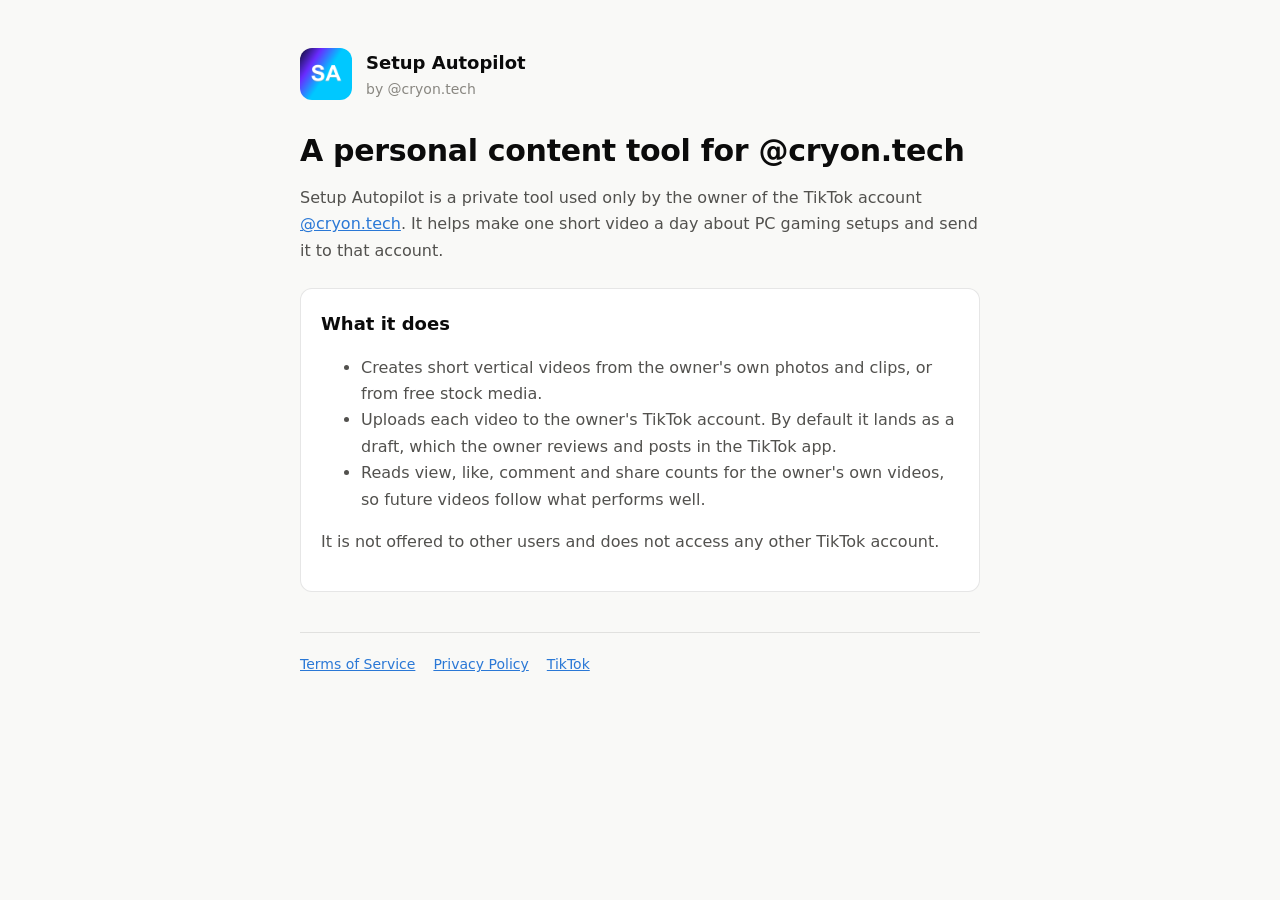
<file: index.html>
<!doctype html>
<html lang="en">
<head>
<meta charset="utf-8">
<meta name="viewport" content="width=device-width, initial-scale=1">
<title>Setup Autopilot</title>
<meta name="description" content="A personal tool that uploads my own PC setup videos to my TikTok account.">
<link rel="icon" href="app-icon.png">
<link rel="stylesheet" href="style.css">
</head>
<body>
<main>
  <header>
    <img src="app-icon.png" alt="">
    <div><div class="name">Setup Autopilot</div><div class="tag">by @cryon.tech</div></div>
  </header>

  <h1>A personal content tool for @cryon.tech</h1>
  <p>Setup Autopilot is a private tool used only by the owner of the TikTok account <a href="https://www.tiktok.com/@cryon.tech">@cryon.tech</a>. It helps make one short video a day about PC gaming setups and send it to that account.</p>

  <div class="card">
    <h2 style="margin-top:0">What it does</h2>
    <ul>
      <li>Creates short vertical videos from the owner's own photos and clips, or from free stock media.</li>
      <li>Uploads each video to the owner's TikTok account. By default it lands as a draft, which the owner reviews and posts in the TikTok app.</li>
      <li>Reads view, like, comment and share counts for the owner's own videos, so future videos follow what performs well.</li>
    </ul>
    <p>It is not offered to other users and does not access any other TikTok account.</p>
  </div>

  <nav>
    <a href="terms.html">Terms of Service</a>
    <a href="privacy.html">Privacy Policy</a>
    <a href="https://www.tiktok.com/@cryon.tech">TikTok</a>
  </nav>
</main>
</body>
</html>
</file>
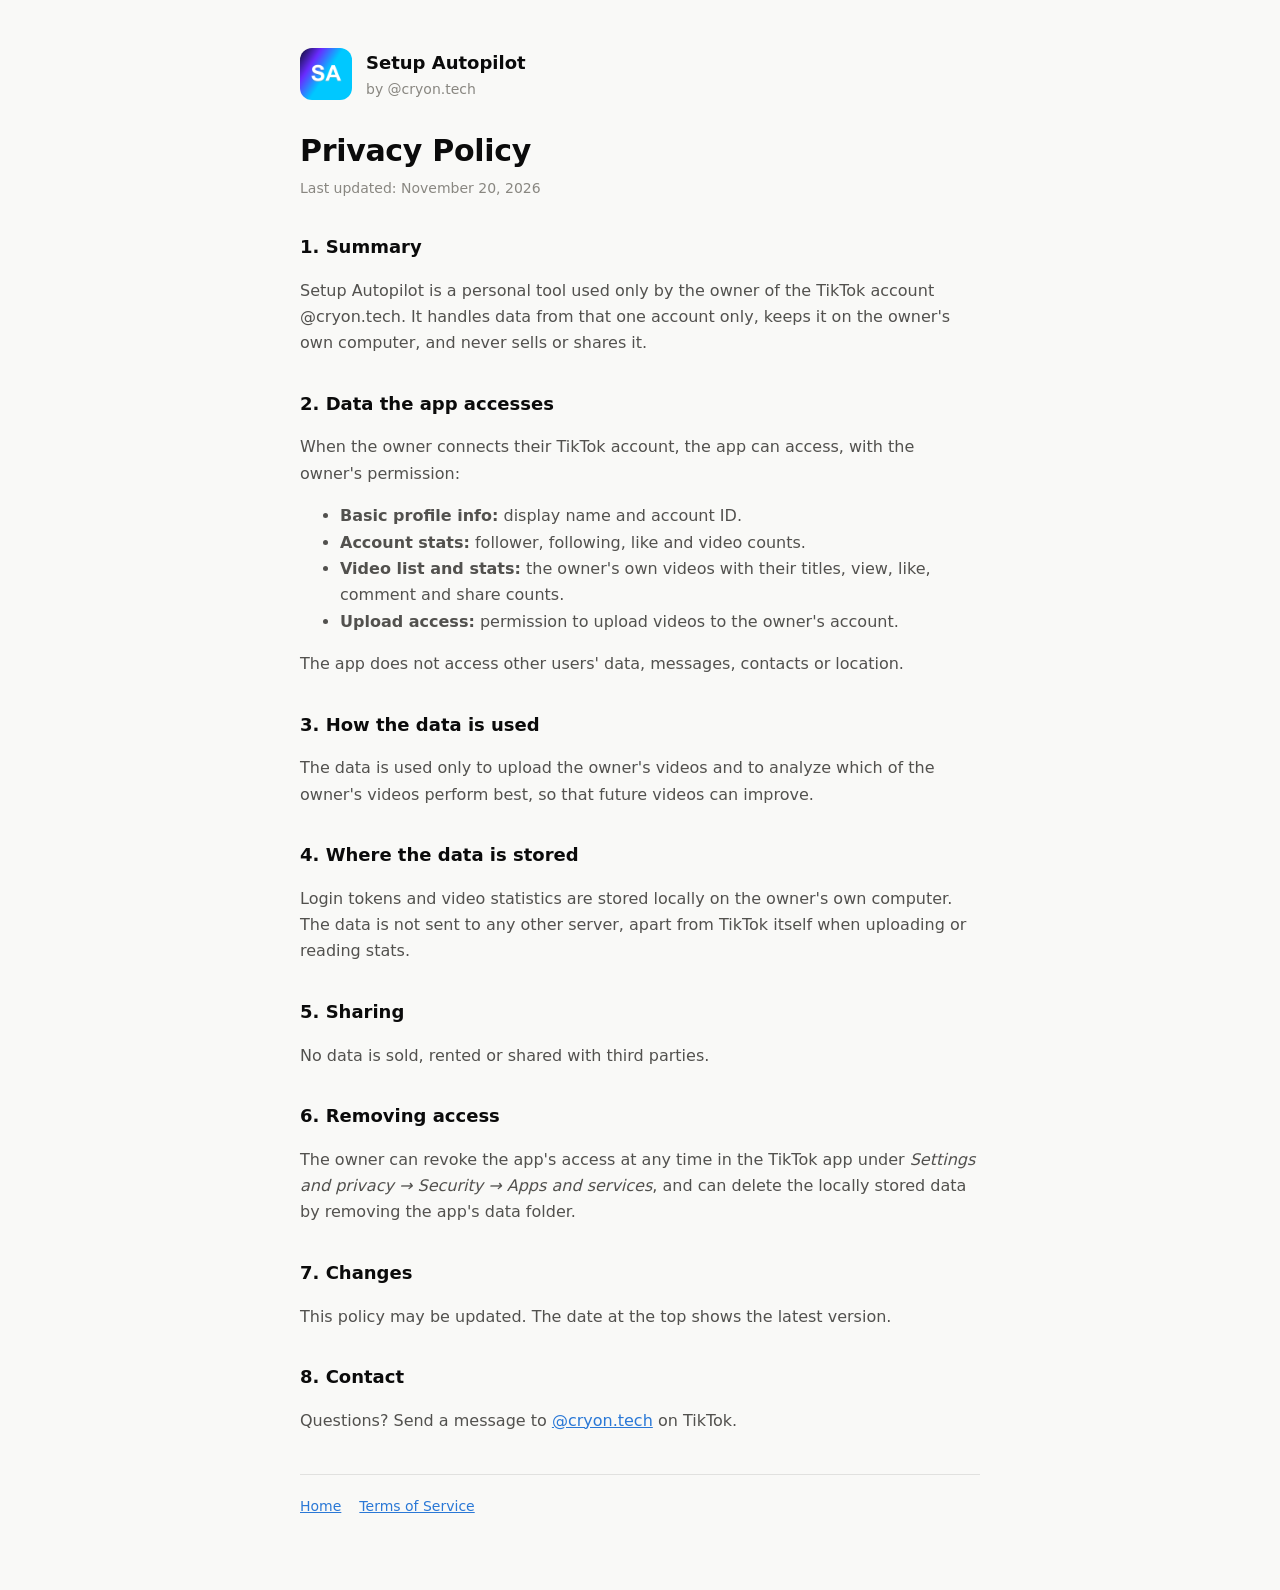
<file: privacy.html>
<!doctype html>
<html lang="en">
<head>
<meta charset="utf-8">
<meta name="viewport" content="width=device-width, initial-scale=1">
<title>Privacy Policy – Setup Autopilot</title>
<link rel="icon" href="app-icon.png">
<link rel="stylesheet" href="style.css">
</head>
<body>
<main>
  <header>
    <img src="app-icon.png" alt="">
    <div><div class="name">Setup Autopilot</div><div class="tag">by @cryon.tech</div></div>
  </header>

  <h1>Privacy Policy</h1>
  <div class="updated">Last updated: November 20, 2026</div>

  <h2>1. Summary</h2>
  <p>Setup Autopilot is a personal tool used only by the owner of the TikTok account @cryon.tech. It handles data from that one account only, keeps it on the owner's own computer, and never sells or shares it.</p>

  <h2>2. Data the app accesses</h2>
  <p>When the owner connects their TikTok account, the app can access, with the owner's permission:</p>
  <ul>
    <li><b>Basic profile info:</b> display name and account ID.</li>
    <li><b>Account stats:</b> follower, following, like and video counts.</li>
    <li><b>Video list and stats:</b> the owner's own videos with their titles, view, like, comment and share counts.</li>
    <li><b>Upload access:</b> permission to upload videos to the owner's account.</li>
  </ul>
  <p>The app does not access other users' data, messages, contacts or location.</p>

  <h2>3. How the data is used</h2>
  <p>The data is used only to upload the owner's videos and to analyze which of the owner's videos perform best, so that future videos can improve.</p>

  <h2>4. Where the data is stored</h2>
  <p>Login tokens and video statistics are stored locally on the owner's own computer. The data is not sent to any other server, apart from TikTok itself when uploading or reading stats.</p>

  <h2>5. Sharing</h2>
  <p>No data is sold, rented or shared with third parties.</p>

  <h2>6. Removing access</h2>
  <p>The owner can revoke the app's access at any time in the TikTok app under <i>Settings and privacy → Security → Apps and services</i>, and can delete the locally stored data by removing the app's data folder.</p>

  <h2>7. Changes</h2>
  <p>This policy may be updated. The date at the top shows the latest version.</p>

  <h2>8. Contact</h2>
  <p>Questions? Send a message to <a href="https://www.tiktok.com/@cryon.tech">@cryon.tech</a> on TikTok.</p>

  <nav>
    <a href="index.html">Home</a>
    <a href="terms.html">Terms of Service</a>
  </nav>
</main>
</body>
</html>
</file>
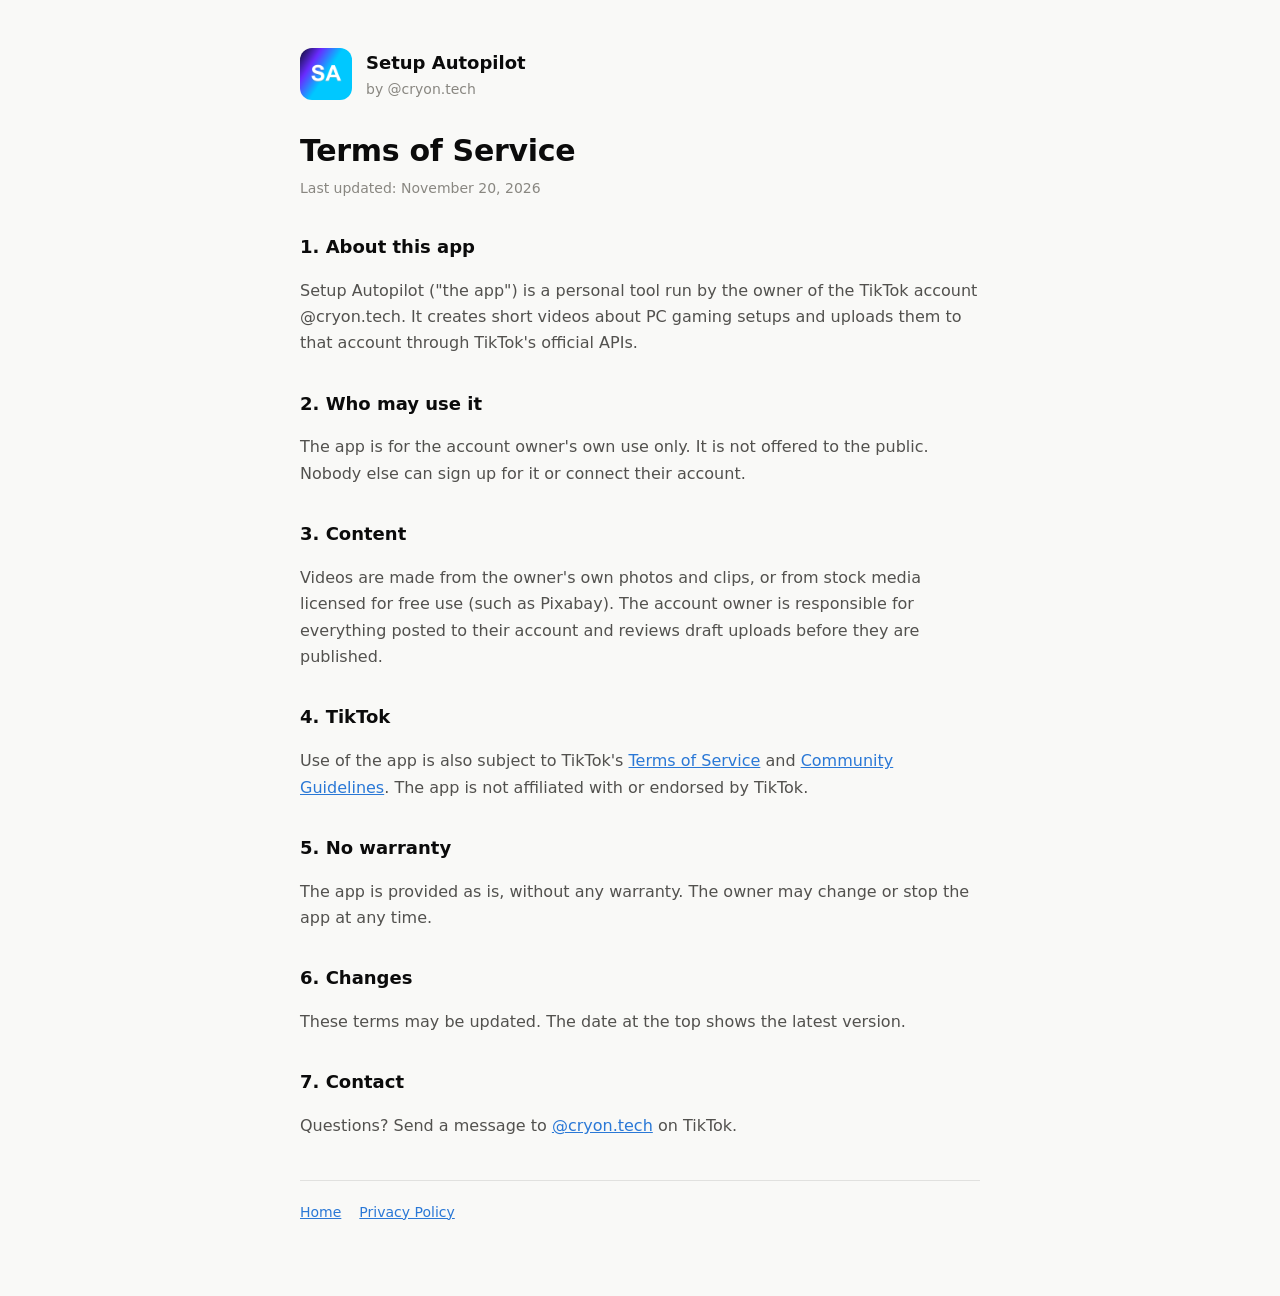
<file: terms.html>
<!doctype html>
<html lang="en">
<head>
<meta charset="utf-8">
<meta name="viewport" content="width=device-width, initial-scale=1">
<title>Terms of Service – Setup Autopilot</title>
<link rel="icon" href="app-icon.png">
<link rel="stylesheet" href="style.css">
</head>
<body>
<main>
  <header>
    <img src="app-icon.png" alt="">
    <div><div class="name">Setup Autopilot</div><div class="tag">by @cryon.tech</div></div>
  </header>

  <h1>Terms of Service</h1>
  <div class="updated">Last updated: November 20, 2026</div>

  <h2>1. About this app</h2>
  <p>Setup Autopilot ("the app") is a personal tool run by the owner of the TikTok account @cryon.tech. It creates short videos about PC gaming setups and uploads them to that account through TikTok's official APIs.</p>

  <h2>2. Who may use it</h2>
  <p>The app is for the account owner's own use only. It is not offered to the public. Nobody else can sign up for it or connect their account.</p>

  <h2>3. Content</h2>
  <p>Videos are made from the owner's own photos and clips, or from stock media licensed for free use (such as Pixabay). The account owner is responsible for everything posted to their account and reviews draft uploads before they are published.</p>

  <h2>4. TikTok</h2>
  <p>Use of the app is also subject to TikTok's <a href="https://www.tiktok.com/legal/terms-of-service">Terms of Service</a> and <a href="https://www.tiktok.com/community-guidelines">Community Guidelines</a>. The app is not affiliated with or endorsed by TikTok.</p>

  <h2>5. No warranty</h2>
  <p>The app is provided as is, without any warranty. The owner may change or stop the app at any time.</p>

  <h2>6. Changes</h2>
  <p>These terms may be updated. The date at the top shows the latest version.</p>

  <h2>7. Contact</h2>
  <p>Questions? Send a message to <a href="https://www.tiktok.com/@cryon.tech">@cryon.tech</a> on TikTok.</p>

  <nav>
    <a href="index.html">Home</a>
    <a href="privacy.html">Privacy Policy</a>
  </nav>
</main>
</body>
</html>
</file>
<file: style.css>
:root {
  color-scheme: light;
  --page: #f9f9f7;
  --surface: #ffffff;
  --ink: #0b0b0b;
  --ink-2: #52514e;
  --muted: #898781;
  --border: rgba(11, 11, 11, 0.10);
  --accent: #2a78d6;
}
@media (prefers-color-scheme: dark) {
  :root {
    color-scheme: dark;
    --page: #0d0d0d;
    --surface: #1a1a19;
    --ink: #f0efec;
    --ink-2: #c3c2b7;
    --muted: #898781;
    --border: rgba(255, 255, 255, 0.10);
    --accent: #3987e5;
  }
}
* { box-sizing: border-box; }
body { margin: 0; background: var(--page); color: var(--ink); font: 16px/1.65 system-ui, -apple-system, "Segoe UI", sans-serif; }
main { max-width: 720px; margin: 0 auto; padding: 48px 20px 72px; }
header { display: flex; align-items: center; gap: 14px; margin-bottom: 32px; }
header img { width: 52px; height: 52px; border-radius: 12px; }
header .name { font-weight: 650; font-size: 18px; }
header .tag { color: var(--muted); font-size: 14px; }
h1 { font-size: 30px; line-height: 1.2; margin: 0 0 8px; letter-spacing: -0.01em; }
h2 { font-size: 18px; margin: 32px 0 8px; }
p, li { color: var(--ink-2); }
.updated { color: var(--muted); font-size: 14px; margin-bottom: 24px; }
a { color: var(--accent); }
.card { background: var(--surface); border: 1px solid var(--border); border-radius: 12px; padding: 20px; margin-top: 24px; }
nav { display: flex; gap: 18px; margin-top: 40px; padding-top: 20px; border-top: 1px solid var(--border); font-size: 14px; }
</file>
